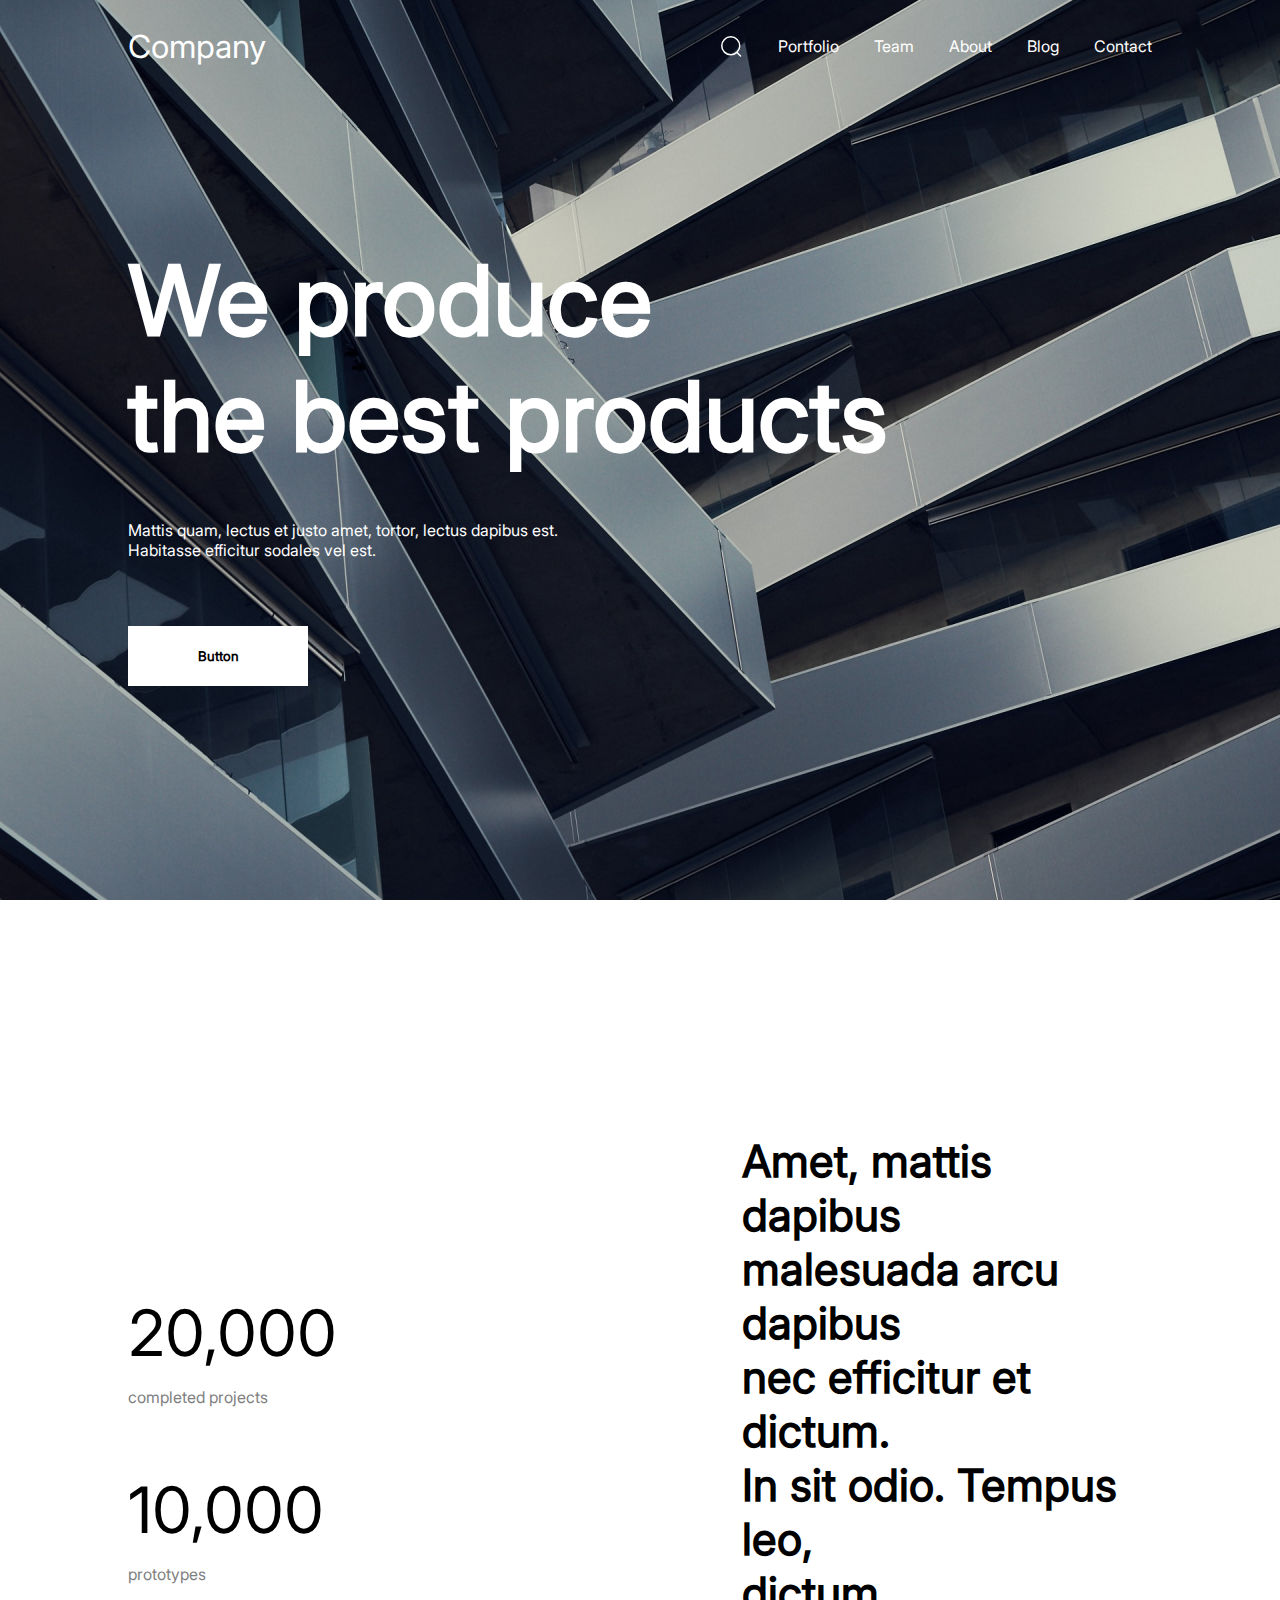
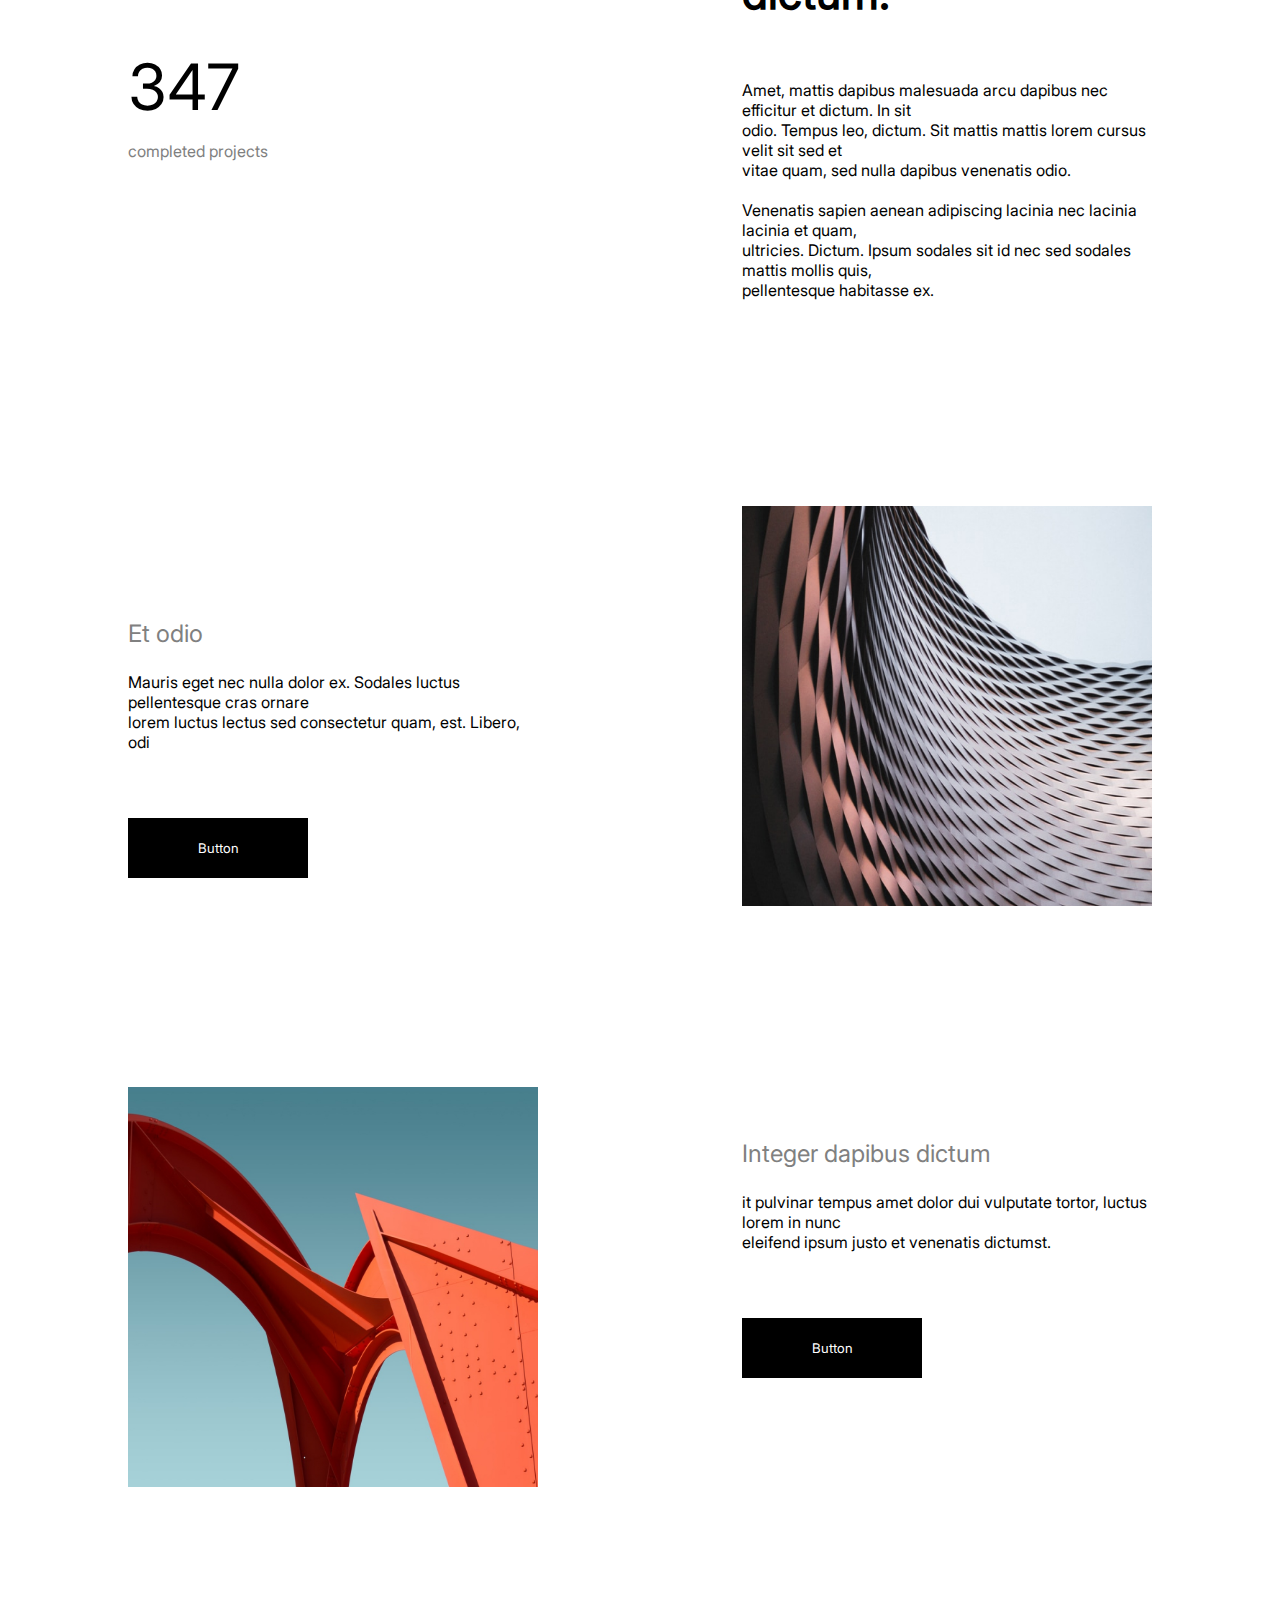
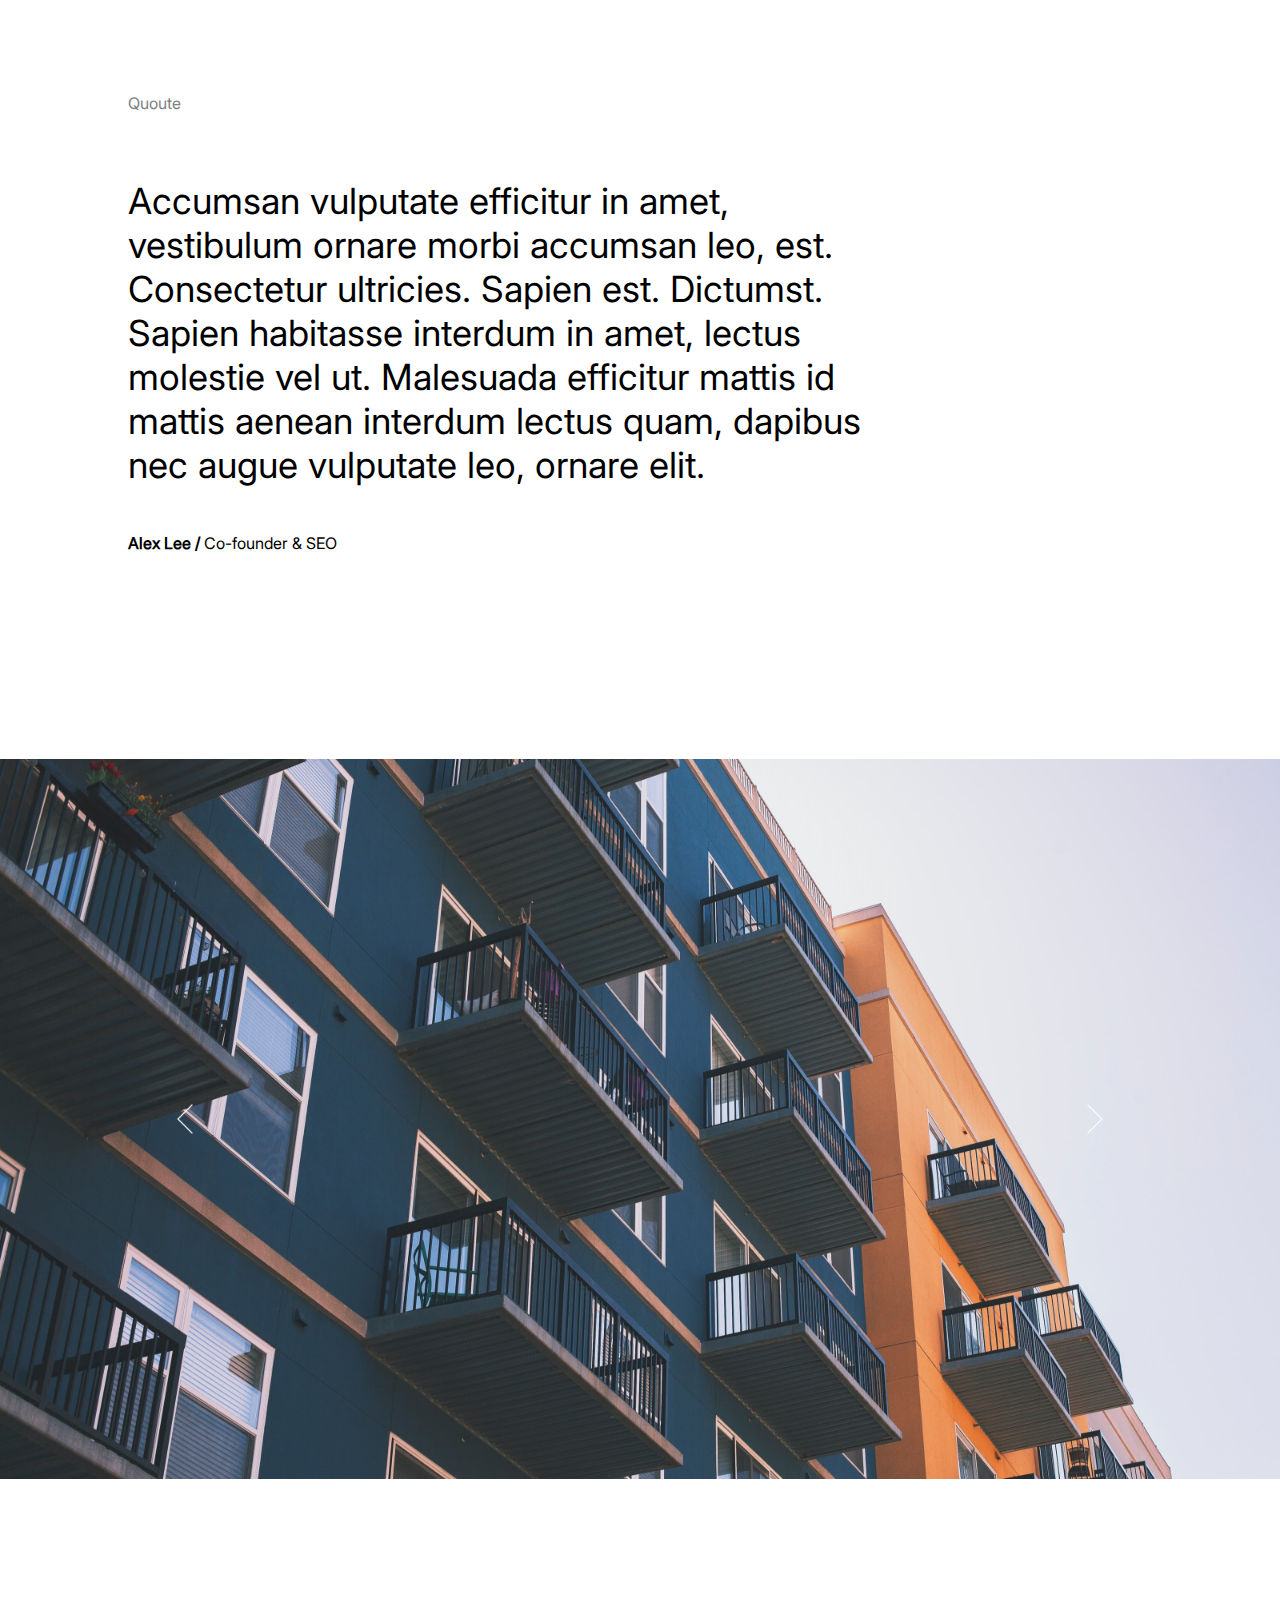
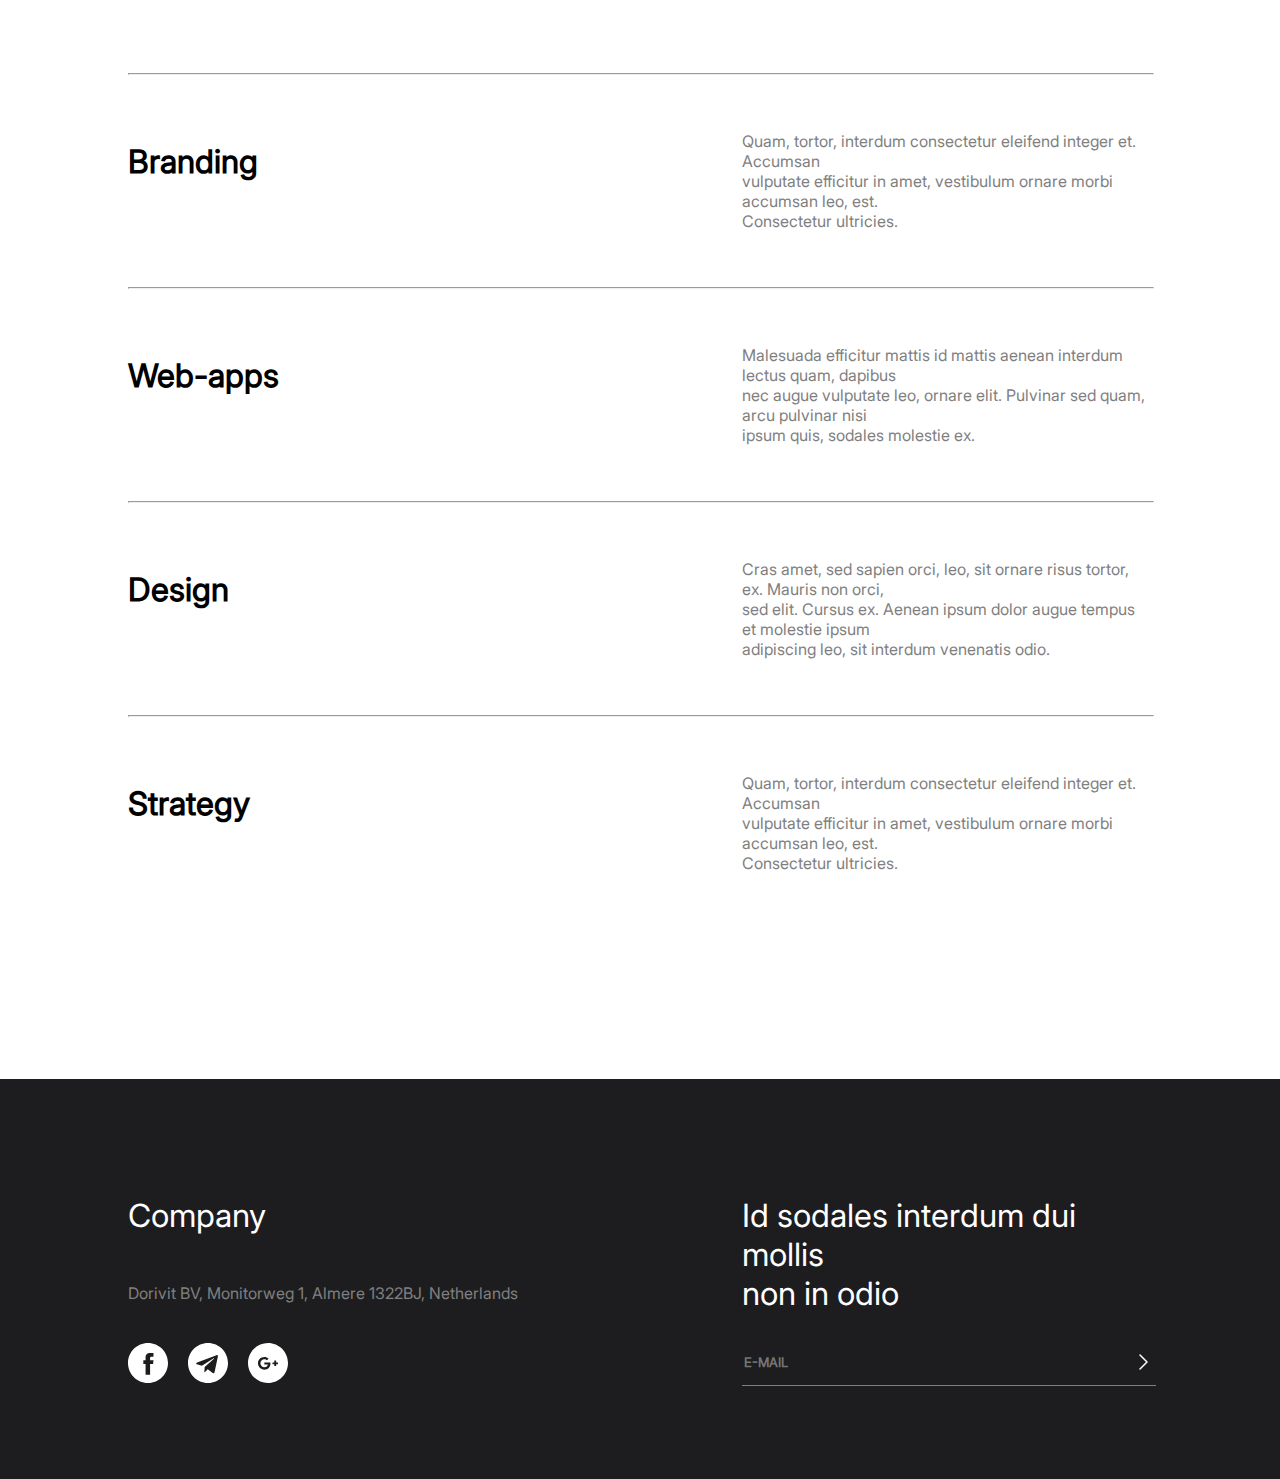
<file: index.html>
<!DOCTYPE html>
<html>
    <head>
        <title>Практика</title>
        <link rel="stylesheet" href="css/style.css">
    </head>
    <body>
        <header>
            <div class = "all">
                <h2>Company</h2>
            <div class = "nav">
                <img class = "image"src="img/Search.svg" alt="search">
                <a href = "#">Portfolio</a>
                <a href = "#">Team</a>
                <a href = "#">About</a>
                <a href = "#">Blog</a>
                <a href = "#">Contact</a>
            </div>
            </div>
            <div class = "content">
                <h1 class = "texth1">We produce<br>the best products</h1>
                <p class ="text1">Mattis quam, lectus et justo amet, tortor, lectus dapibus est.<br>Habitasse efficitur sodales vel est. </p>
                <button class ="but">Button</button>
            </div>
        </header>
        <div class = "container">
            <div class = "left">
            <div class ="one">
                <p class = "num"> 20,000</p>
                <p class = "gr">completed projects</p>
            </div>
            <div class ="two">
                <p class = "num"> 10,000</p>
                <p class = "gr">prototypes</p>
            </div>
            <div class ="three">
                <p class = "num"> 347</p>
                <p class = "gr">completed projects</p>
            </div>
            </div>
            <div class = "right">
                <p class ="big">Amet, mattis dapibus<br>malesuada arcu dapibus<br>nec efficitur et dictum.<br>In sit odio. Tempus leo,<br>dictum. </p>
                <p class = "e">Amet, mattis dapibus malesuada arcu dapibus nec efficitur et dictum. In sit<br>odio. Tempus leo, dictum. Sit mattis mattis lorem cursus velit sit sed et<br>vitae quam, sed nulla dapibus venenatis odio.
                <br><br>
                 Venenatis sapien aenean adipiscing lacinia nec lacinia lacinia et quam,<br>ultricies. Dictum. Ipsum sodales sit id nec sed sodales mattis mollis quis,<br>pellentesque habitasse ex.</p>
        </div>
        </div>
        <div class = "container3">
            <div class = "part1">
                <div class = "texts">
                <h3 class = "texth3">Et odio</h3>
                <p>Mauris eget nec nulla dolor ex. Sodales luctus pellentesque cras ornare<br>lorem luctus lectus sed consectetur quam, est. Libero, odi</p>
                <button class = "but2">Button</button>
                </div>
                <img class = "square" src="img/offer_two.jpg" alt="two">
            </div>
            <div class = "part2">
                <img class = "square" src="img/offer_one.jpg" alt="one">
                <div class = "texts2">
                <h3 class = "texth3">Integer dapibus dictum</h3>
                <p>it pulvinar tempus amet dolor dui vulputate tortor, luctus lorem in nunc<br>eleifend ipsum justo et venenatis dictumst.</p>
                <button class = "but3">Button</button>
                </div>
            </div>
        </div>
        <div class = "container4">
            <p class = "gr">Quoute</p>
            <p class ="text2">Accumsan vulputate efficitur in amet,<br>vestibulum ornare morbi accumsan leo, est.<br>Consectetur ultricies. Sapien est. Dictumst.<br>Sapien habitasse interdum in amet, lectus<br>molestie vel ut. Malesuada efficitur mattis id<br>mattis aenean interdum lectus quam, dapibus<br>nec augue vulputate leo, ornare elit. </p>
            <p><b>Alex Lee / </b>Co-founder & SEO</p>
        </div>
        <img class = "slider" src="img/slider.jpg" alt="slider">
        <div class = "container5">
            <hr>
            <div class = "block">
                <h2>Branding</h2>
                <p>Quam, tortor, interdum consectetur eleifend integer et. Accumsan<br>vulputate efficitur in amet, vestibulum ornare morbi accumsan leo, est.<br>Consectetur ultricies.</p>
            </div>
            <hr>
            <div class = "block">
                <h2>Web-apps</h2>
                <p>Malesuada efficitur mattis id mattis aenean interdum lectus quam, dapibus<br>nec augue vulputate leo, ornare elit. Pulvinar sed quam, arcu pulvinar nisi<br>ipsum quis, sodales molestie ex.</p>
            </div>
            <hr>
            <div class = "block">
                <h2>Design</h2>
                <p>Cras amet, sed sapien orci, leo, sit ornare risus tortor, ex. Mauris non orci,<br>sed elit. Cursus ex. Aenean ipsum dolor augue tempus et molestie ipsum<br>adipiscing leo, sit interdum venenatis odio.</p>
            </div>
            <hr>
            <div class = "block">
                <h2>Strategy</h2>
                <p>Quam, tortor, interdum consectetur eleifend integer et. Accumsan<br>vulputate efficitur in amet, vestibulum ornare morbi accumsan leo, est.<br>Consectetur ultricies.</p>
            </div>
        </div>
        <footer>
            <div class = "footer_container">
                <div class = "block1">
                    <h2>Company</h2>
                    <p>Dorivit BV, Monitorweg 1, Almere 1322BJ, Netherlands</p>
                <div class = "contact">
                    <a href="#"><img src="img/Facebook.svg" alt="tel"></a>
                    <a href="#"><img src="img/Telegram.svg" alt="fac"></a>
                    <a href="#"><img src="img/Google +.svg" alt="goo"></a>
                
                </div>
                </div>
                <div class = "block2">
                    <h2>Id sodales interdum dui mollis<br>non in odio</h2>
                    <form class="footer_form">
                        <input type="text" class="footer_input" placeholder="E-MAIL">
                    </form>
                    
                </div>
            </div>
        </footer>
    </body>
</html>
</file>
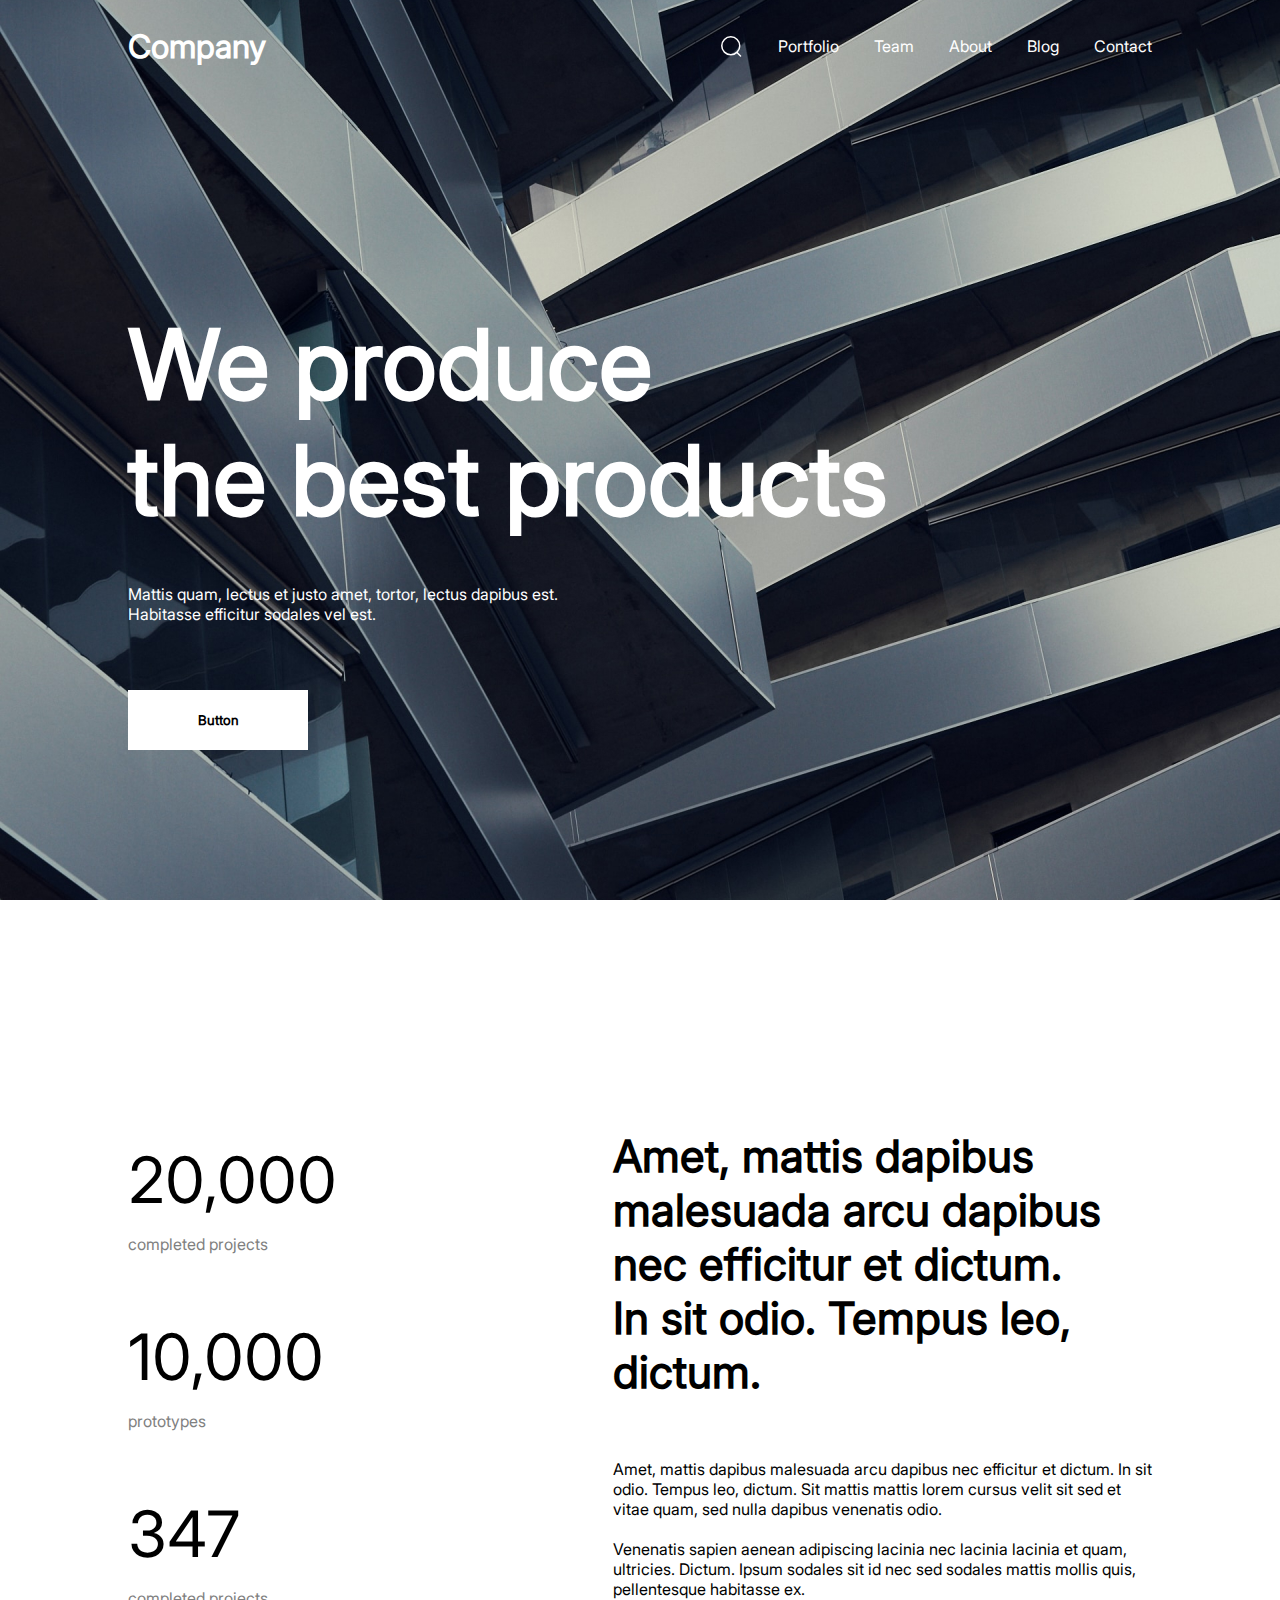
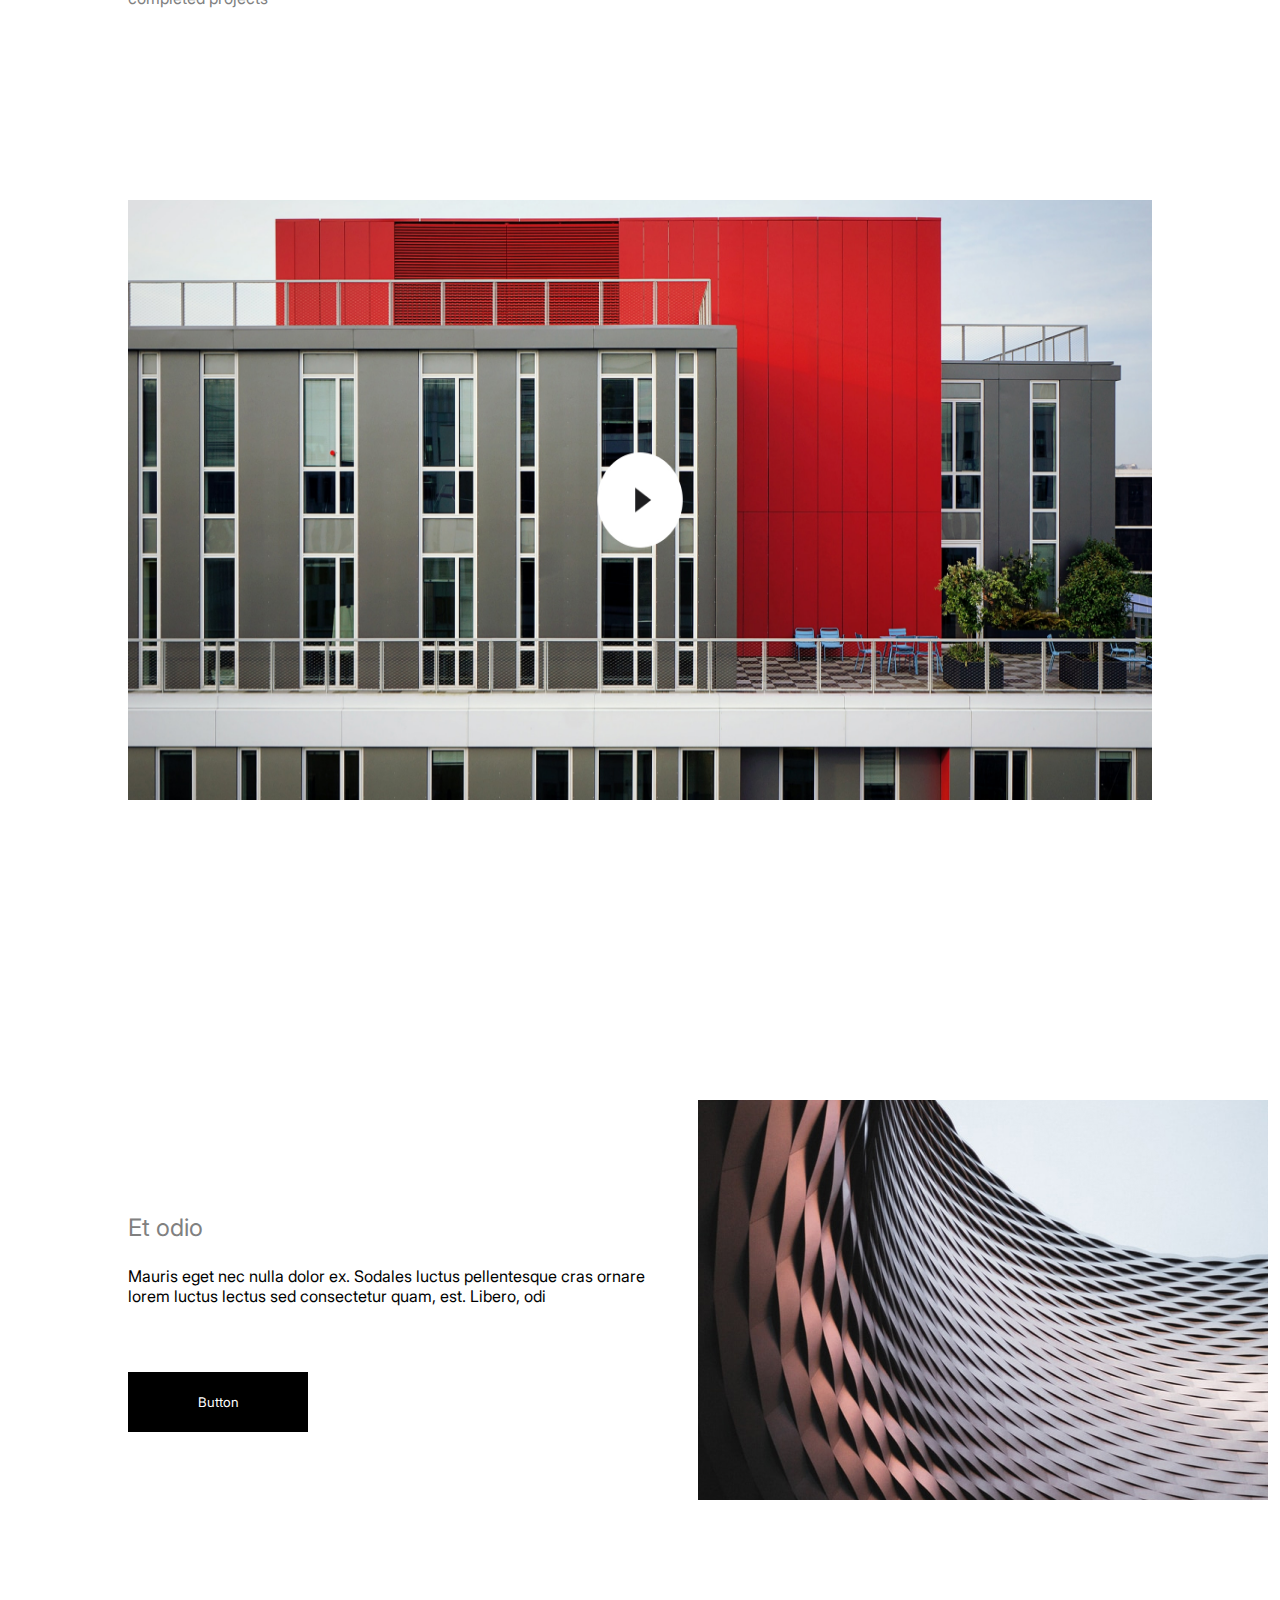
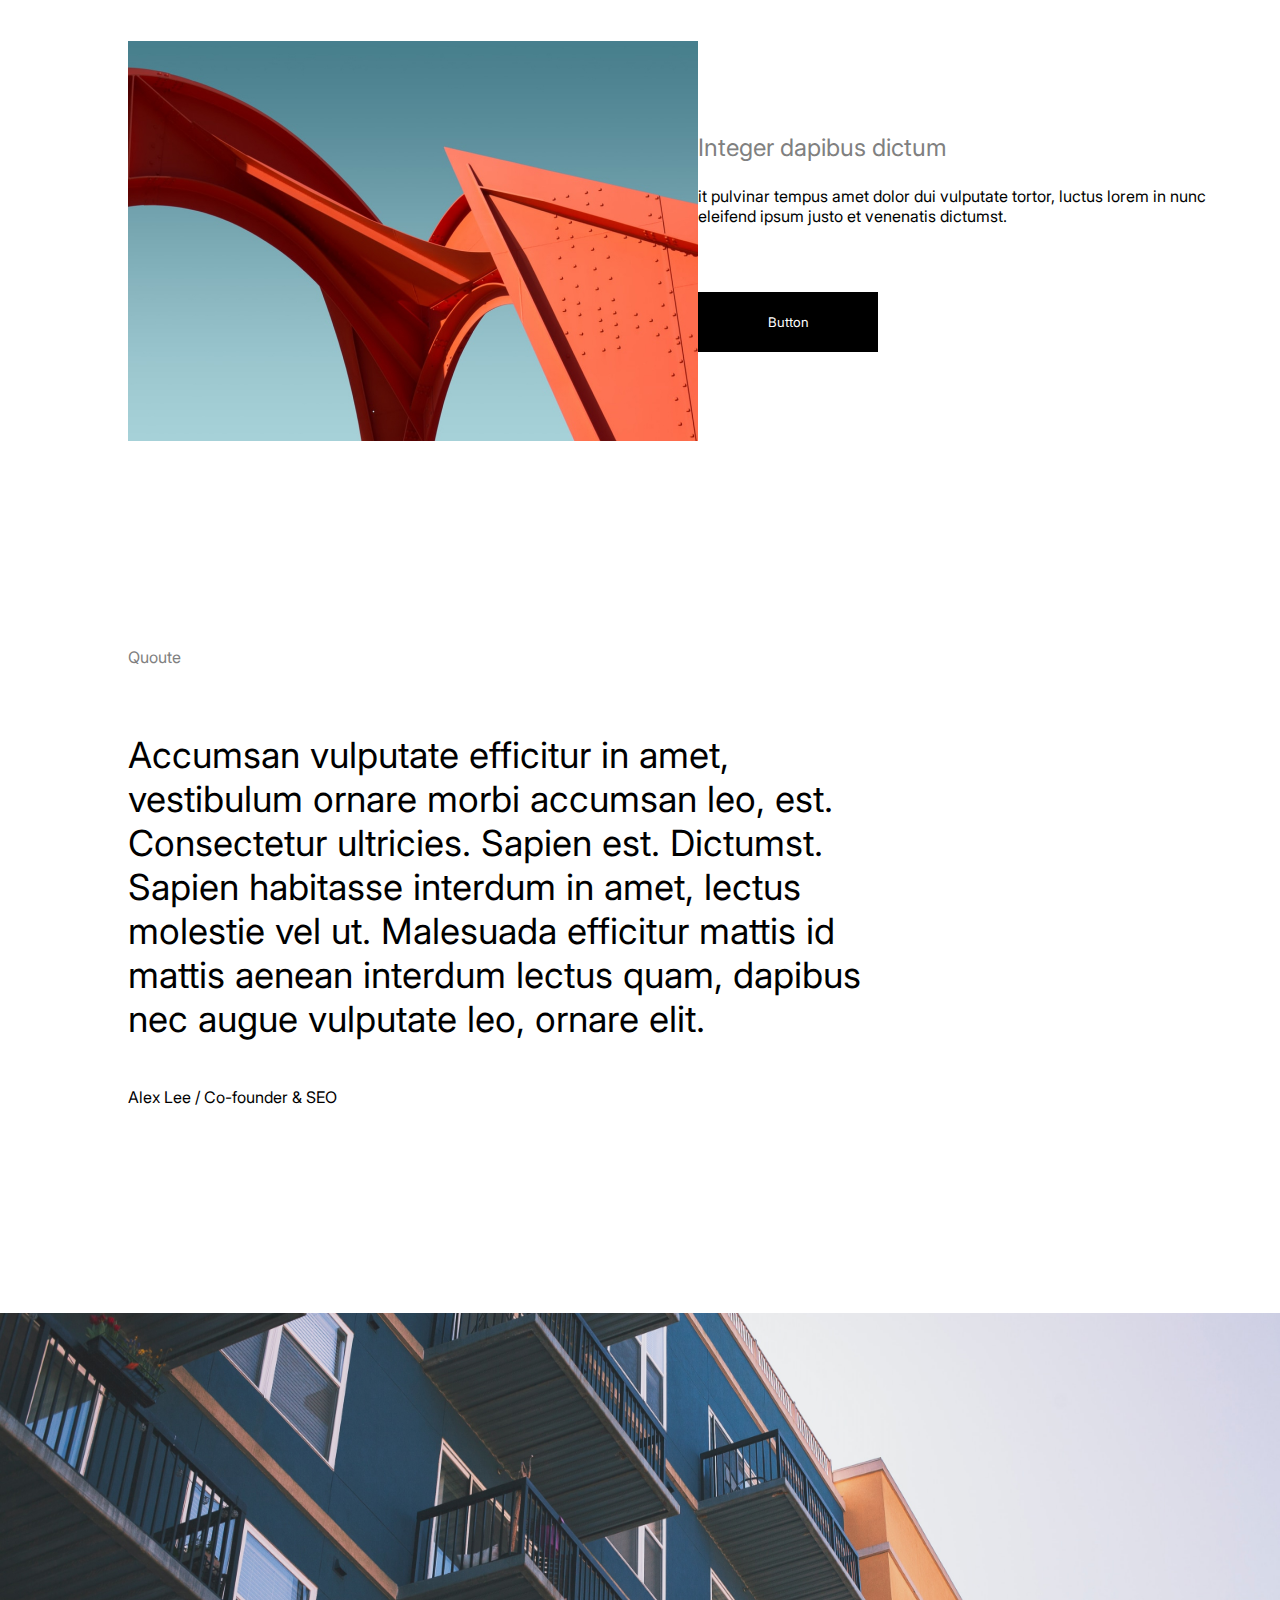
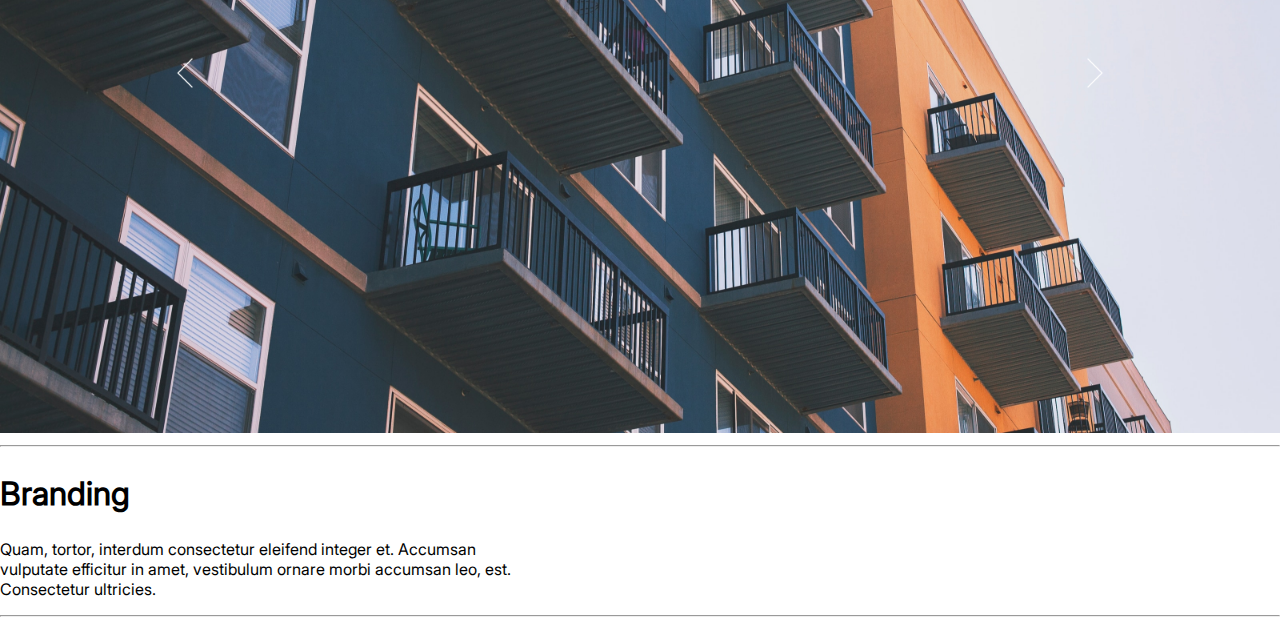
<file: Сагутдинова/index.html>
<!DOCTYPE html>
<html>
    <head>
        <title>Практика</title>
        <link rel="stylesheet" href="css/style.css">
    </head>
    <body>
        <header>
            <div class = "all">
                <h2>Company</h2>
            <div class = "nav">
                <img class = "image"src="img/Search.svg" alt="search">
                <p>Portfolio</p>
                <p>Team</p>
                <p>About</p>
                <p>Blog</p>
                <p>Contact</p>
            </div>
            </div>
            <div class = "content">
                <h1 class = "texth1">We produce<br>the best products</h1>
                <p class ="text1">Mattis quam, lectus et justo amet, tortor, lectus dapibus est.<br>Habitasse efficitur sodales vel est. </p>
                <button class ="but">Button</button>
            </div>
        </header>
        <div class = "container">
            <div class = "left">
            <div class ="one">
                <p class = "num"> 20,000</p>
                <p class = "gr">completed projects</p>
            </div>
            <div class ="two">
                <p class = "num"> 10,000</p>
                <p class = "gr">prototypes</p>
            </div>
            <div class ="three">
                <p class = "num"> 347</p>
                <p class = "gr">completed projects</p>
            </div>
            </div>
            <div class = "right">
                <p class ="big">Amet, mattis dapibus<br>malesuada arcu dapibus<br>nec efficitur et dictum.<br>In sit odio. Tempus leo,<br>dictum. </p>
                <p class = "e">Amet, mattis dapibus malesuada arcu dapibus nec efficitur et dictum. In sit<br>odio. Tempus leo, dictum. Sit mattis mattis lorem cursus velit sit sed et<br>vitae quam, sed nulla dapibus venenatis odio.
                <br><br>
                 Venenatis sapien aenean adipiscing lacinia nec lacinia lacinia et quam,<br>ultricies. Dictum. Ipsum sodales sit id nec sed sodales mattis mollis quis,<br>pellentesque habitasse ex.</p>
        </div>
        </div>
        <div class = "video">
            <img id="vid" src="img/Видеоплеер.jpg" alt="video">
        </div>
        <div class = "container3">
            <div class = "part1">
                <div class = "texts">
                <h3 class = "texth3">Et odio</h3>
                <p>Mauris eget nec nulla dolor ex. Sodales luctus pellentesque cras ornare<br>lorem luctus lectus sed consectetur quam, est. Libero, odi</p>
                <button class = "but2">Button</button>
                </div>
                <img class = "square" src="img/offer_two.jpg" alt="two">
            </div>
            <div class = "part2">
                <img class = "square" src="img/offer_one.jpg" alt="one">
                <div class = "texts2">
                <h3 class = "texth3">Integer dapibus dictum</h3>
                <p>it pulvinar tempus amet dolor dui vulputate tortor, luctus lorem in nunc<br>eleifend ipsum justo et venenatis dictumst.</p>
                <button class = "but3">Button</button>
                </div>
            </div>
        </div>
        <div class = "container4">
            <p class = "gr">Quoute</p>
            <p class ="text2">Accumsan vulputate efficitur in amet,<br>vestibulum ornare morbi accumsan leo, est.<br>Consectetur ultricies. Sapien est. Dictumst.<br>Sapien habitasse interdum in amet, lectus<br>molestie vel ut. Malesuada efficitur mattis id<br>mattis aenean interdum lectus quam, dapibus<br>nec augue vulputate leo, ornare elit. </p>
            <p>Alex Lee / Co-founder & SEO</p>
        </div>
        <img class = "slider" src="img/slider.jpg" alt="slider">
        <div class = "container5">
            <hr>
            <h2>Branding</h2>
            <p>Quam, tortor, interdum consectetur eleifend integer et. Accumsan<br>vulputate efficitur in amet, vestibulum ornare morbi accumsan leo, est.<br>Consectetur ultricies.</p>
            <hr>
            
        </div>
        <footer>
            
        </footer>
    </body>
</html>
</file>
<file: css/style.css>
@font-face {
    font-family: 'Inter';
    src: url(../font/Inter_24pt-Regular.ttf);
}
*{
    font-family: 'Inter';
}
body{
    margin: 0;
}
button{
    cursor: pointer;
}
/*хедер*/
header{
    background: url(../img/header_back.jpg);
    padding: 0 10%;
    height: 100vh;
    color: white;
    background-size: cover;
}
.all{
    display: flex;
    justify-content: space-between;
    
}
.nav{
    display: flex;
    justify-content: space-around;
    align-items: center;
    gap: 35px;
}
.image{
    width: 24px;
    height: 24px;
}
.content{
    display: flex;
    justify-content: space-around;
    flex-direction: column;
    margin-top: 150px;
}
h2{
    font-size: 32px;
    font-weight: 500;
}
h1{
    font-size: 96px;
    font-style: bold;
}
.texth1{
    margin-bottom: 30px;
    margin-top: 0px;
}
.but{
    margin-top: 50px;
    width: 180px;
    height: 60px;
    color: black;
    background-color: white;
    border: none;
    font-weight: 600;
}

/*содержимое*/
.container{
    background-color: white;
    padding: 0 10%;
    min-height: 540px;
    color: black;
    display: flex;
    justify-content: space-between;
    gap: 60px;
    margin-top: 190px;
    margin-bottom: 0px;
    align-items: center;
    width: 80%;
}
.num{
    font-size: 64px;
    margin-bottom: 0;
    font-weight: 300;
}
.gr{
    color: gray;
}
.big{
    font-weight: 700;
    font-size: 44px;
    margin-bottom: 60px;
}
.left{
    flex-direction: column;
    margin-top: 0px;
    width: 40%;
}
.right{
    flex-direction: column;
    margin-top: 0px;
    width: 40%;
}
.video{
        padding: 0 10%;
    height: 100vh;
}
#vid{
    width: 100%;
    height: 600px;
}

.container3{
    margin-top: 190px;
    padding: 0 10%;
    display: flex;
    justify-content: space-between;
}
.texth3{
    color: gray;
    font-size: 24px;
    font-weight: 400;
}
.but2{
    margin-top: 50px;
    width: 180px;
    height: 60px;
    color: white;
    background-color: black;
    border: none;
    margin-bottom: 209px;
}
.but3{
    margin-top: 50px;
    width: 180px;
    height: 60px;
    color: white;
    background-color: black;
    border: none;
    margin-bottom: 89px;
}
.square{
    width: 100%;
    height: 400px;
}
.part1{
    margin-top: 89px;
    display: flex;
    width: 40%;
    flex-direction: column;
}
.texts2{
    margin-top: 209px;
}
.part2{
    display: flex;
    width: 40%;
    flex-direction: column;
}

.container4{
    margin-top: 190px;
    padding: 0 10%;
    gap: 0;
    display: flex;
    justify-content: space-between;
    flex-direction: column;
    margin-bottom: 190px;
}
.text2{
    font-size: 36px;
    font-weight: 500;
    margin-top: 50px;
    margin-bottom: 30px;
}
.slider{
    width: 100%;
    height: 100%;
}

.container5{
 padding: 0 10%;
 margin-top: 190px;
 margin-bottom: 190px;
}
hr{
    color: #1D1D1F;
    width: 100%
}
.block{
    display: flex;
    flex-direction: row;
    justify-content: space-between;
    margin: 40px 0;
}
.block p{
    width: 40%;
    color: gray;
}
.block h2{
    font-weight: bold;
}

/*Подвал*/
.footer_container{
    height: 400px;
    background-color: #1D1D1F;
    display: flex;
    justify-content: space-between;
    padding: 0 10%;

}
.block1 h2, .block2 h2{
    color: white;

}
.block1 p{
    color: gray;
    margin-top: 48px;
    margin-bottom: 40px;
}
.block1, .block2{
    margin-top: 90px;
    width: 40%;
}
a{
    text-decoration: none;
    color: white;
}
.footer_input{
    background: none;
    border: none;
    border-bottom: 1px solid gray;
    height: 44px;
    width: 100%;
    font-weight: bold;
    font-size: 13px;
    align-items: center;
    background-image: url(../img/Arrow.svg);
    background-repeat: no-repeat;
    background-position: right;
}
.contact{
    display: flex;
    gap: 20px;
}
.contact img:hover{
    opacity: 0.7;
    transition: 0.2s;
}
a:hover{
    color: gray;
    transition: 0.2s;
}
</file>
<file: Сагутдинова/css/style.css>
@font-face {
    font-family: 'Inter';
    src: url(../font/Inter_24pt-Regular.ttf);
}
*{
    font-family: 'Inter';
}
body{
    margin: 0;
}

/*хедер*/
header{
    background: url(../img/header_back.jpg);
    padding: 0 10%;
    height: 100vh;
    color: white;
    background-size: cover;
}
.all{
    display: flex;
    justify-content: space-between;
    
}
.nav{
    display: flex;
    justify-content: space-around;
    align-items: center;
    gap: 35px;
}
.image{
    width: 24px;
    height: 24px;
}
.content{
    display: flex;
    justify-content: space-around;
    flex-direction: column;
    margin-top: 150px;
}
h2{
    font-size: 32px;
    font-style: medium;
}
h1{
    font-size: 96px;
    font-style: bold;
}
.texth1{
    margin-bottom: 30px;
}
.but{
    margin-top: 50px;
    width: 180px;
    height: 60px;
    color: black;
    background-color: white;
    border: none;
    font-weight: 600;
}

/*содержимое*/
.container{
    background-color: white;
    padding: 0 10%;
    height: 100vh;
    color: black;
    display: flex;
    justify-content: space-between;
    gap: 60px;
    margin-bottom: 0px;
    align-items: center;
}
.num{
    font-size: 64px;
    margin-bottom: 0;
    font-weight: 300;
}
.gr{
    color: gray;
}
.big{
    font-weight: 700;
    font-size: 44px;
    margin-bottom: 60px;
}
.left{
    flex-direction: column;
    margin-top: 0px;
}
.right{
    flex-direction: column;
    margin-top: 0px;
}
.video{
        padding: 0 10%;
    height: 100vh;
}
#vid{
    width: 100%;
    height: 600px;
}

.container3{
    padding: 0 10%;
    display: flex;
    justify-content: space-between;
}
.texth3{
    color: gray;
    font-size: 24px;
    font-weight: 400;
}
.but2{
    margin-top: 50px;
    width: 180px;
    height: 60px;
    color: white;
    background-color: black;
    border: none;
    margin-bottom: 209px;
}
.but3{
    margin-top: 50px;
    width: 180px;
    height: 60px;
    color: white;
    background-color: black;
    border: none;
    margin-bottom: 89px;
}
.square{
    width: 570px;
    height: 400px;
}
.part1{
    margin-top: 89px;
    display: flex;
    flex-direction: column;
}
.texts2{
    margin-top: 209px;
}
.part2{
    display: flex;
    flex-direction: column;
}

.container4{
    margin-top: 190px;
    padding: 0 10%;
    gap: 0;
    display: flex;
    justify-content: space-between;
    flex-direction: column;
    margin-bottom: 190px;
}
.text2{
    font-size: 36px;
    font-weight: 500;
    margin-top: 50px;
    margin-bottom: 30px;
}
.slider{
    width: 100%;
    height: 100%;
}
</file>
